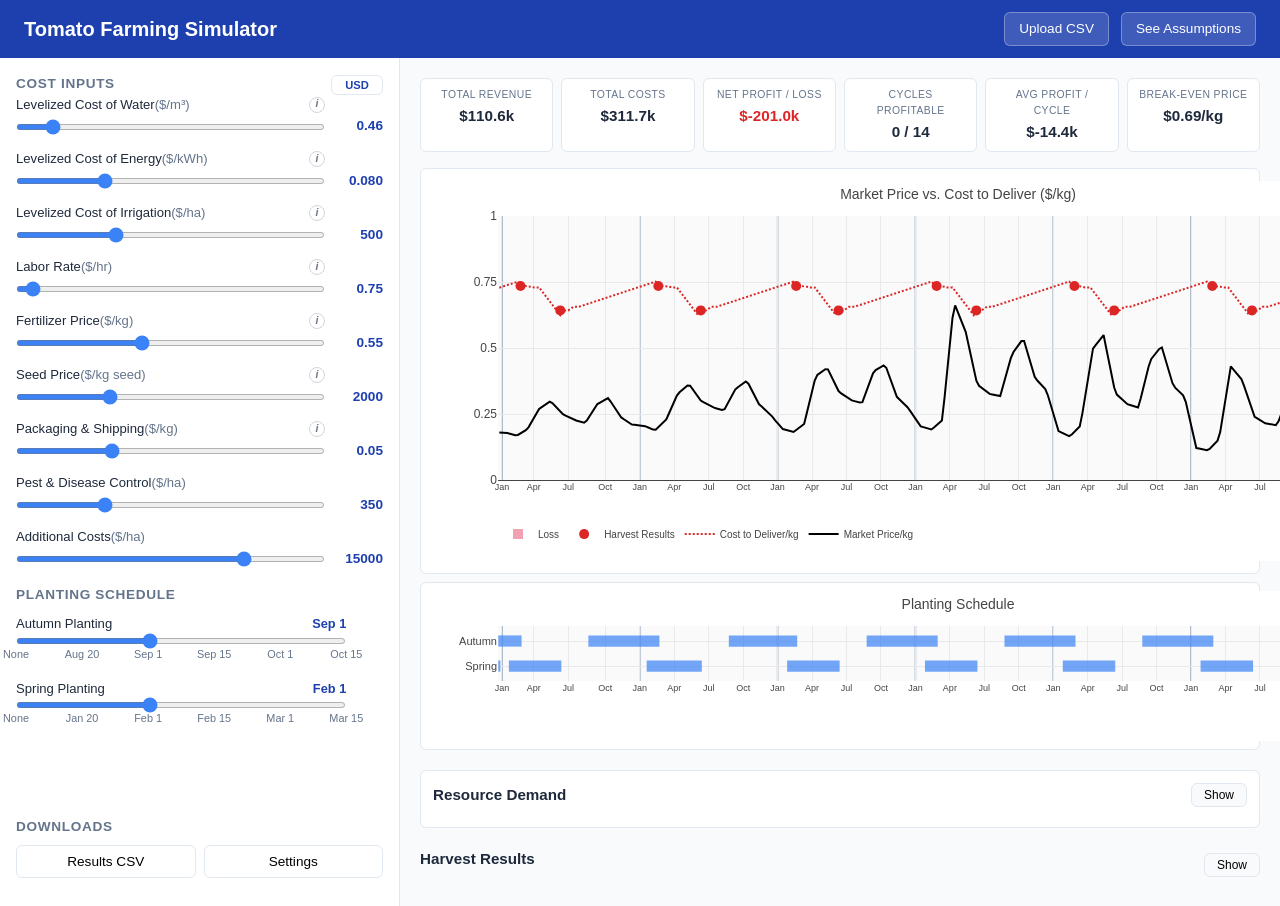
<file: index.html>
<!DOCTYPE html>
<html lang="en">
<head>
  <meta charset="UTF-8">
  <meta name="viewport" content="width=device-width, initial-scale=1.0">
  <title>Tomato Farming Simulator</title>
  <link rel="stylesheet" href="css/style.css?v=37">
  <script src="https://cdn.plot.ly/plotly-2.35.2.min.js" charset="utf-8"></script>
</head>
<body>

  <!-- Header -->
  <header class="app-header">
    <h1>Tomato Farming Simulator</h1>
    <div class="header-controls">
      <div class="csv-upload-group">
        <label class="header-btn" for="csv-upload" data-tooltip="Upload a CSV file with custom tomato price data">Upload CSV</label>
        <input type="file" id="csv-upload" accept=".csv">
      </div>
      <a href="assumptions.html" class="header-btn" data-tooltip="View parameter assumptions and methodology behind the model">See Assumptions</a>
    </div>
  </header>

  <!-- Main layout -->
  <div class="app-layout" id="main-content">

    <!-- Sidebar -->
    <aside class="sidebar">
      <div class="sidebar-content">

      <div class="sidebar-heading-row">
        <h3>Cost Inputs</h3>
        <button id="currency-toggle" class="currency-btn" data-tooltip="Toggle between US Dollars and Egyptian Pounds">USD</button>
      </div>
      <div id="sliders-container"></div>

      <h3>Planting Schedule</h3>
      <div class="planting-slider-group" id="autumn-slider-group"></div>
      <div class="planting-slider-group" id="spring-slider-group"></div>

      <!-- Advanced Settings -->
      <div id="advanced-panel" class="collapsed">
        <button id="advanced-toggle">Show Advanced Settings</button>

        <div class="adv-section">
          <h4>Monthly ET0 (mm/month)</h4>
          <div class="et0-grid" id="et0-inputs"></div>
        </div>

        <div class="adv-section">
          <h4>Kc Stages - Spring</h4>
          <div class="kc-grid">
            <label>Initial Kc</label>
            <input type="number" id="kc-spring-ini-kc" step="0.01" min="0" max="2">
            <input type="number" id="kc-spring-ini-days" step="1" min="1" max="90" placeholder="days">

            <label>Dev Kc start</label>
            <input type="number" id="kc-spring-dev-kc-start" step="0.01" min="0" max="2">
            <input type="number" id="kc-spring-dev-days" step="1" min="1" max="90" placeholder="days">

            <label>Dev Kc end</label>
            <input type="number" id="kc-spring-dev-kc-end" step="0.01" min="0" max="2">
            <span></span>

            <label>Mid Kc</label>
            <input type="number" id="kc-spring-mid-kc" step="0.01" min="0" max="2">
            <input type="number" id="kc-spring-mid-days" step="1" min="1" max="120" placeholder="days">

            <label>Late Kc</label>
            <input type="number" id="kc-spring-late-kc" step="0.01" min="0" max="2">
            <input type="number" id="kc-spring-late-days" step="1" min="1" max="90" placeholder="days">
          </div>
        </div>

        <div class="adv-section">
          <h4>Kc Stages - Autumn</h4>
          <div class="kc-grid">
            <label>Initial Kc</label>
            <input type="number" id="kc-autumn-ini-kc" step="0.01" min="0" max="2">
            <input type="number" id="kc-autumn-ini-days" step="1" min="1" max="90" placeholder="days">

            <label>Dev Kc start</label>
            <input type="number" id="kc-autumn-dev-kc-start" step="0.01" min="0" max="2">
            <input type="number" id="kc-autumn-dev-days" step="1" min="1" max="90" placeholder="days">

            <label>Dev Kc end</label>
            <input type="number" id="kc-autumn-dev-kc-end" step="0.01" min="0" max="2">
            <span></span>

            <label>Mid Kc</label>
            <input type="number" id="kc-autumn-mid-kc" step="0.01" min="0" max="2">
            <input type="number" id="kc-autumn-mid-days" step="1" min="1" max="120" placeholder="days">

            <label>Late Kc</label>
            <input type="number" id="kc-autumn-late-kc" step="0.01" min="0" max="2">
            <input type="number" id="kc-autumn-late-days" step="1" min="1" max="90" placeholder="days">
          </div>
        </div>

        <div class="adv-section">
          <h4>Yields (kg/ha)</h4>
          <div class="agro-grid">
            <div class="agro-field">
              <label>Spring</label>
              <input type="number" id="yield-spring" step="100" min="0">
            </div>
            <div class="agro-field">
              <label>Autumn</label>
              <input type="number" id="yield-autumn" step="100" min="0">
            </div>
          </div>
        </div>

        <div class="adv-section">
          <h4>Agronomic Parameters</h4>
          <div class="agro-grid">
            <div class="agro-field">
              <label>Labor (hrs/ha)</label>
              <input type="number" id="labor-hours" step="10" min="0">
            </div>
            <div class="agro-field">
              <label>Fertilizer (kg/ha)</label>
              <input type="number" id="fert-rate" step="10" min="0">
            </div>
            <div class="agro-field">
              <label>Seed (kg/ha)</label>
              <input type="number" id="seed-rate" step="0.1" min="0">
            </div>
            <div class="agro-field">
              <label>Pumping (kWh/m3)</label>
              <input type="number" id="kwh-m3" step="0.01" min="0">
            </div>
            <div class="agro-field">
              <label>Irrig. efficiency</label>
              <input type="number" id="irrig-eff" step="0.01" min="0.1" max="1.0">
            </div>
          </div>
        </div>
      </div>

      </div>
      <div class="sidebar-footer">
        <h3>Downloads</h3>
        <div class="sidebar-download-row">
          <button class="dl-btn dl-btn-sm" id="dl-results-btn" data-tooltip="Download the harvest results table as a CSV file">Results CSV</button>
          <button class="dl-btn dl-btn-sm" id="dl-settings-btn" data-tooltip="Download all current input settings as a JSON file">Settings</button>
        </div>
      </div>
    </aside>

    <!-- Main content area -->
    <main class="main-area">

      <div id="error-bar"></div>

      <!-- Summary banner -->
      <div class="summary-banner">
        <div class="stat-card">
          <div class="stat-label">Total Revenue</div>
          <div class="stat-value" id="stat-revenue">--</div>
        </div>
        <div class="stat-card">
          <div class="stat-label">Total Costs</div>
          <div class="stat-value" id="stat-costs">--</div>
        </div>
        <div class="stat-card">
          <div class="stat-label">Net Profit / Loss</div>
          <div class="stat-value" id="stat-profit">--</div>
        </div>
        <div class="stat-card">
          <div class="stat-label">Cycles Profitable</div>
          <div class="stat-value" id="stat-cycles">--</div>
        </div>
        <div class="stat-card">
          <div class="stat-label">Avg Profit / Cycle</div>
          <div class="stat-value" id="stat-avg-profit">--</div>
        </div>
        <div class="stat-card">
          <div class="stat-label">Break-Even Price</div>
          <div class="stat-value" id="stat-breakeven">--</div>
        </div>
      </div>

      <!-- Main chart -->
      <div class="chart-container">
        <div id="main-chart"></div>
      </div>

      <!-- Planting timeline -->
      <div class="chart-container chart-timeline">
        <div id="timeline-chart"></div>
      </div>

      <!-- Resource demand charts -->
      <div class="chart-container resource-demand-section collapsed">
        <div class="resource-demand-header">
          <h3>Resource Demand</h3>
          <button id="resource-toggle" class="resource-toggle-btn">Show</button>
        </div>
        <div id="resource-charts">
          <p>Select planting dates to see resource demand.</p>
        </div>
      </div>

      <!-- Results table -->
      <div class="results-section collapsed">
        <div class="results-section-header">
          <h3>Harvest Results</h3>
          <button id="results-toggle" class="resource-toggle-btn">Show</button>
        </div>
        <div class="results-table-wrapper">
          <div id="results-table-container">
            <p>Loading data...</p>
          </div>
        </div>
      </div>

    </main>
  </div>

  <!-- Scripts: data layer first, then model, charts, and finally app controller -->
  <script src="js/data.js?v=37"></script>
  <script src="js/cost-model.js?v=37"></script>
  <script src="js/charts.js?v=37"></script>
  <script src="js/app.js?v=37"></script>

</body>
</html>
</file>
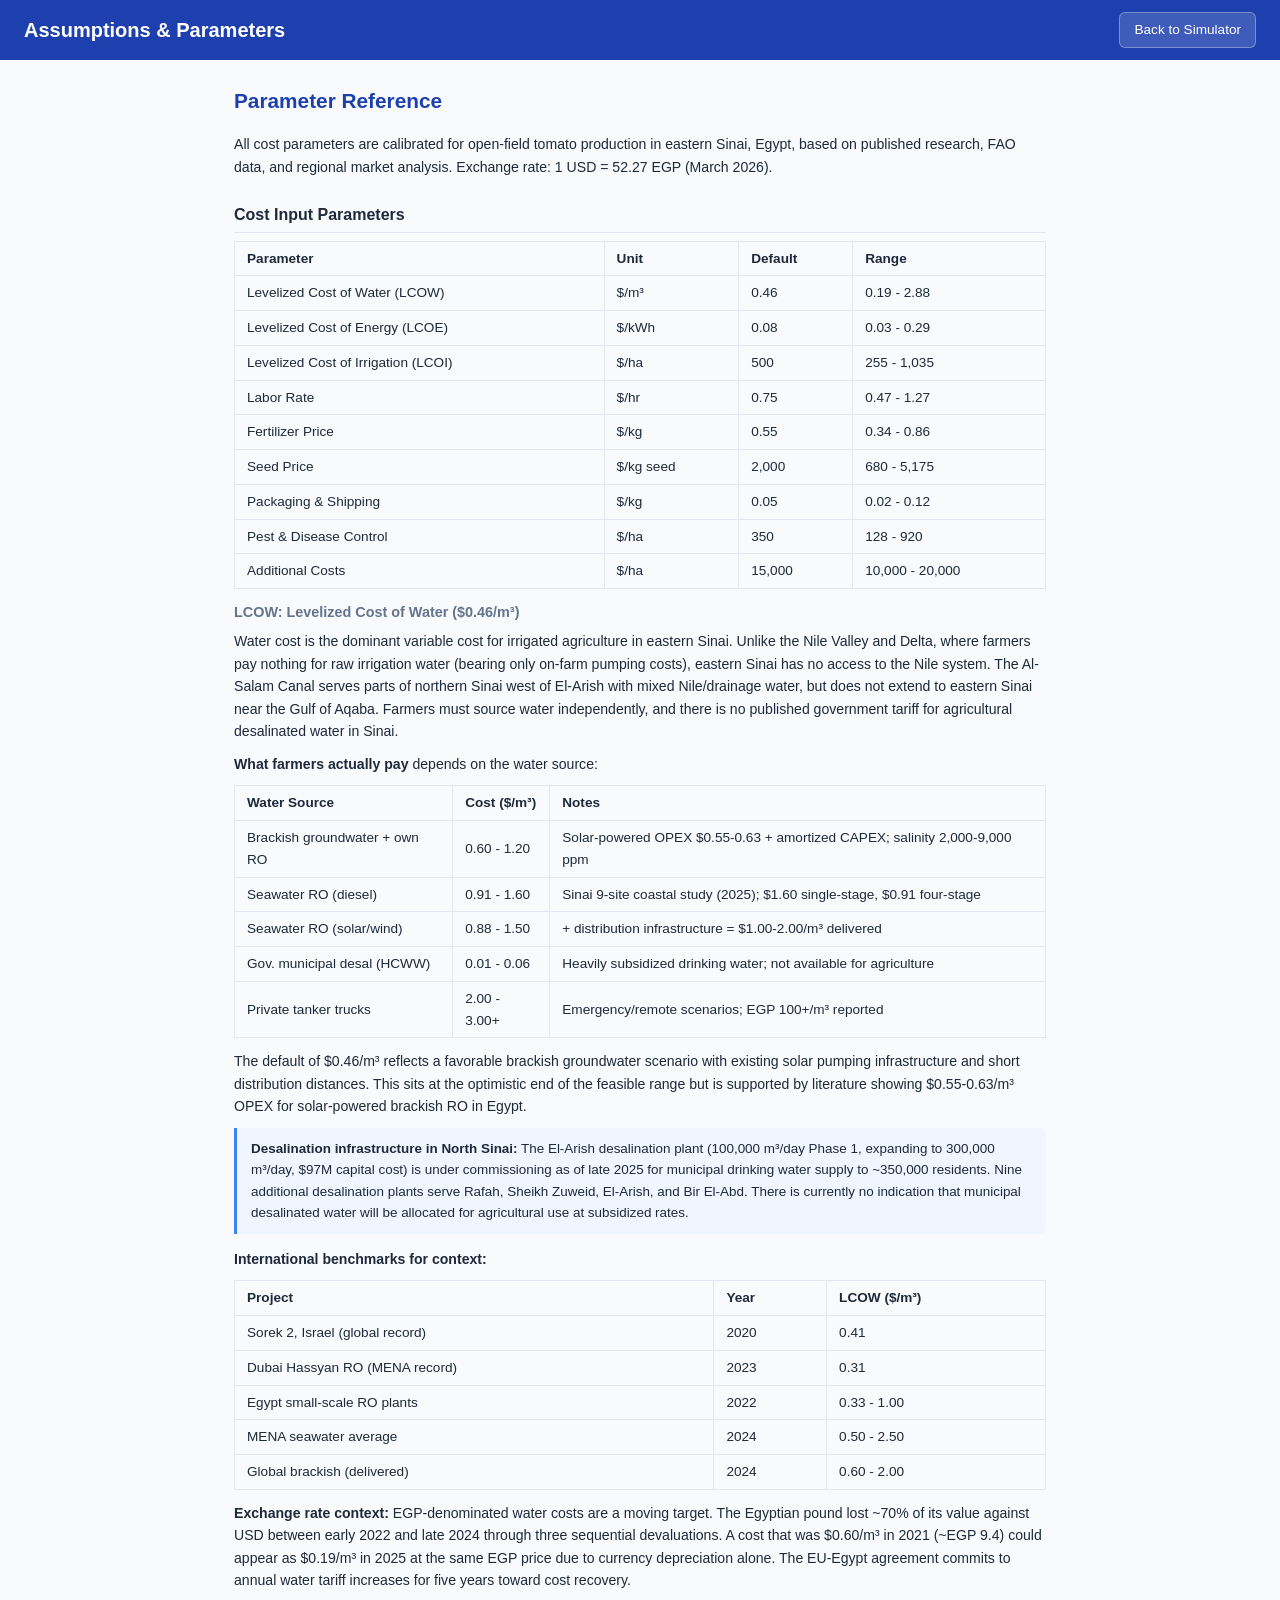
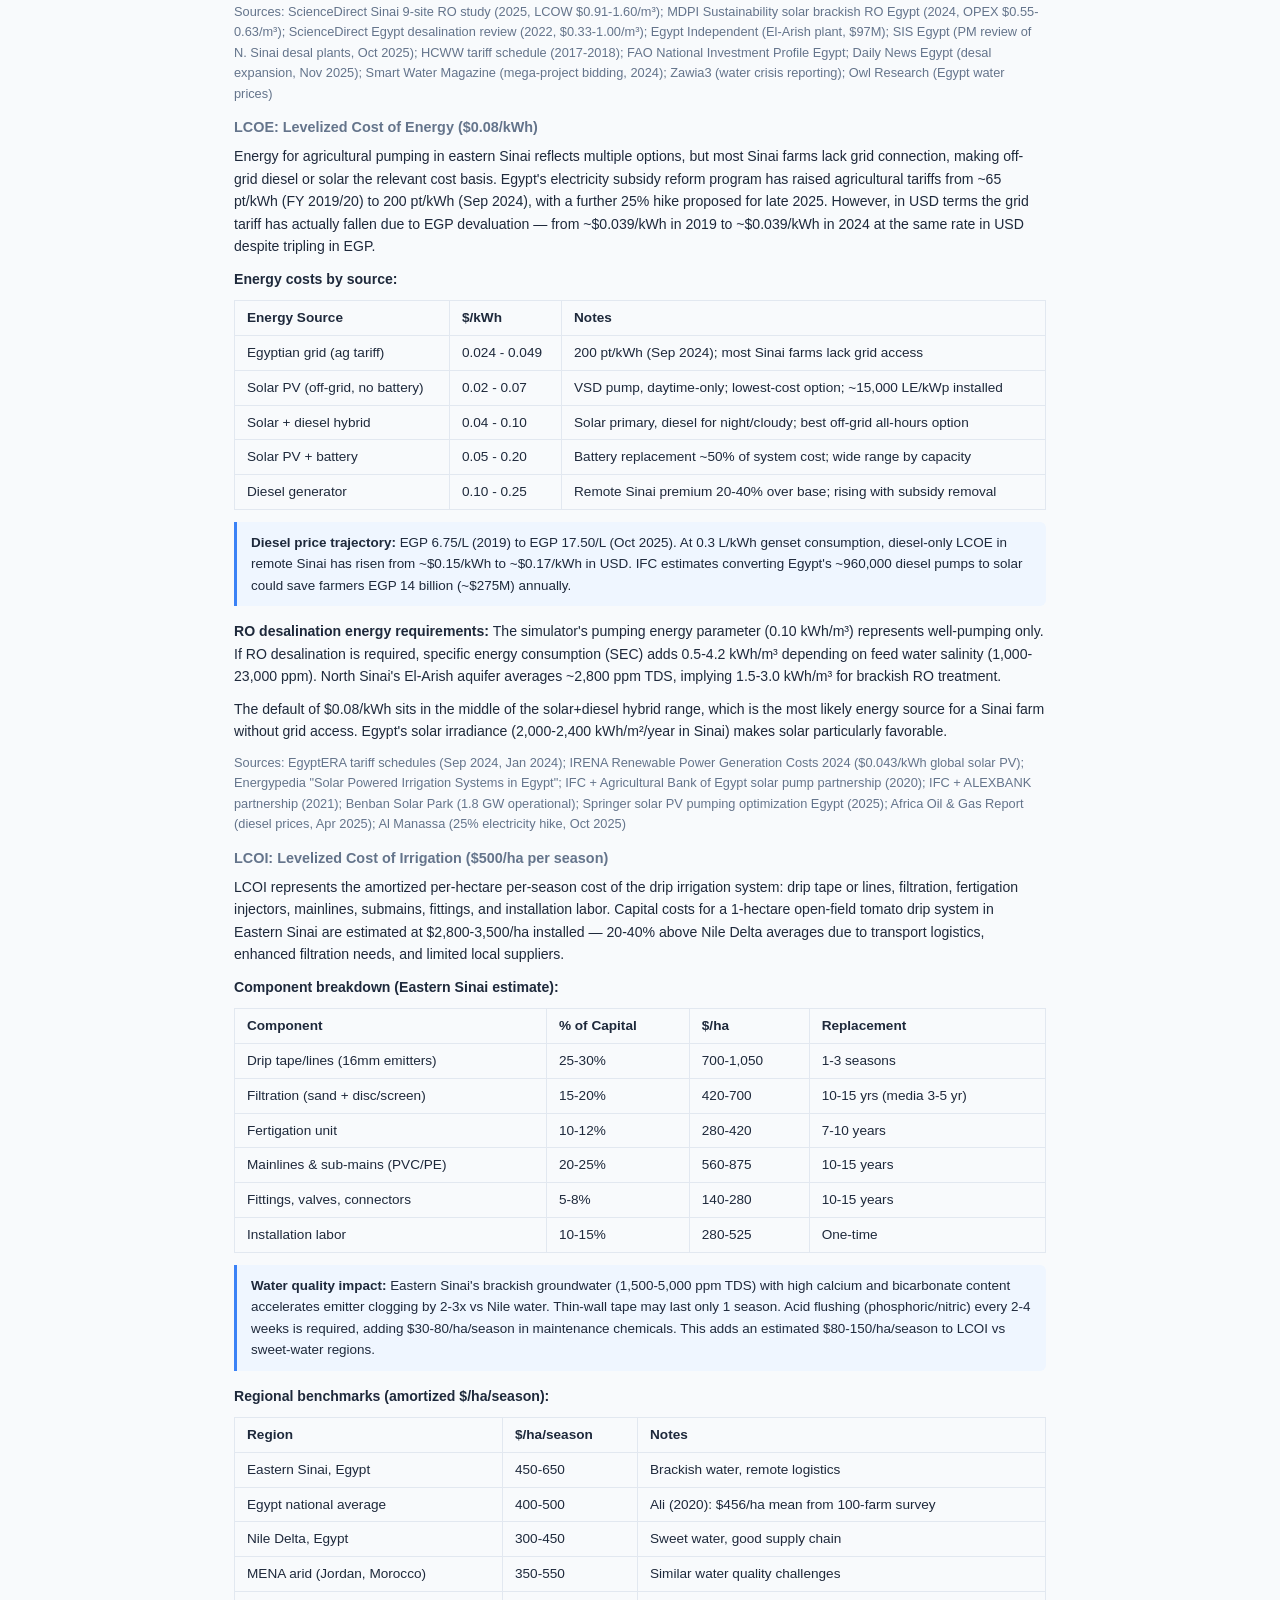
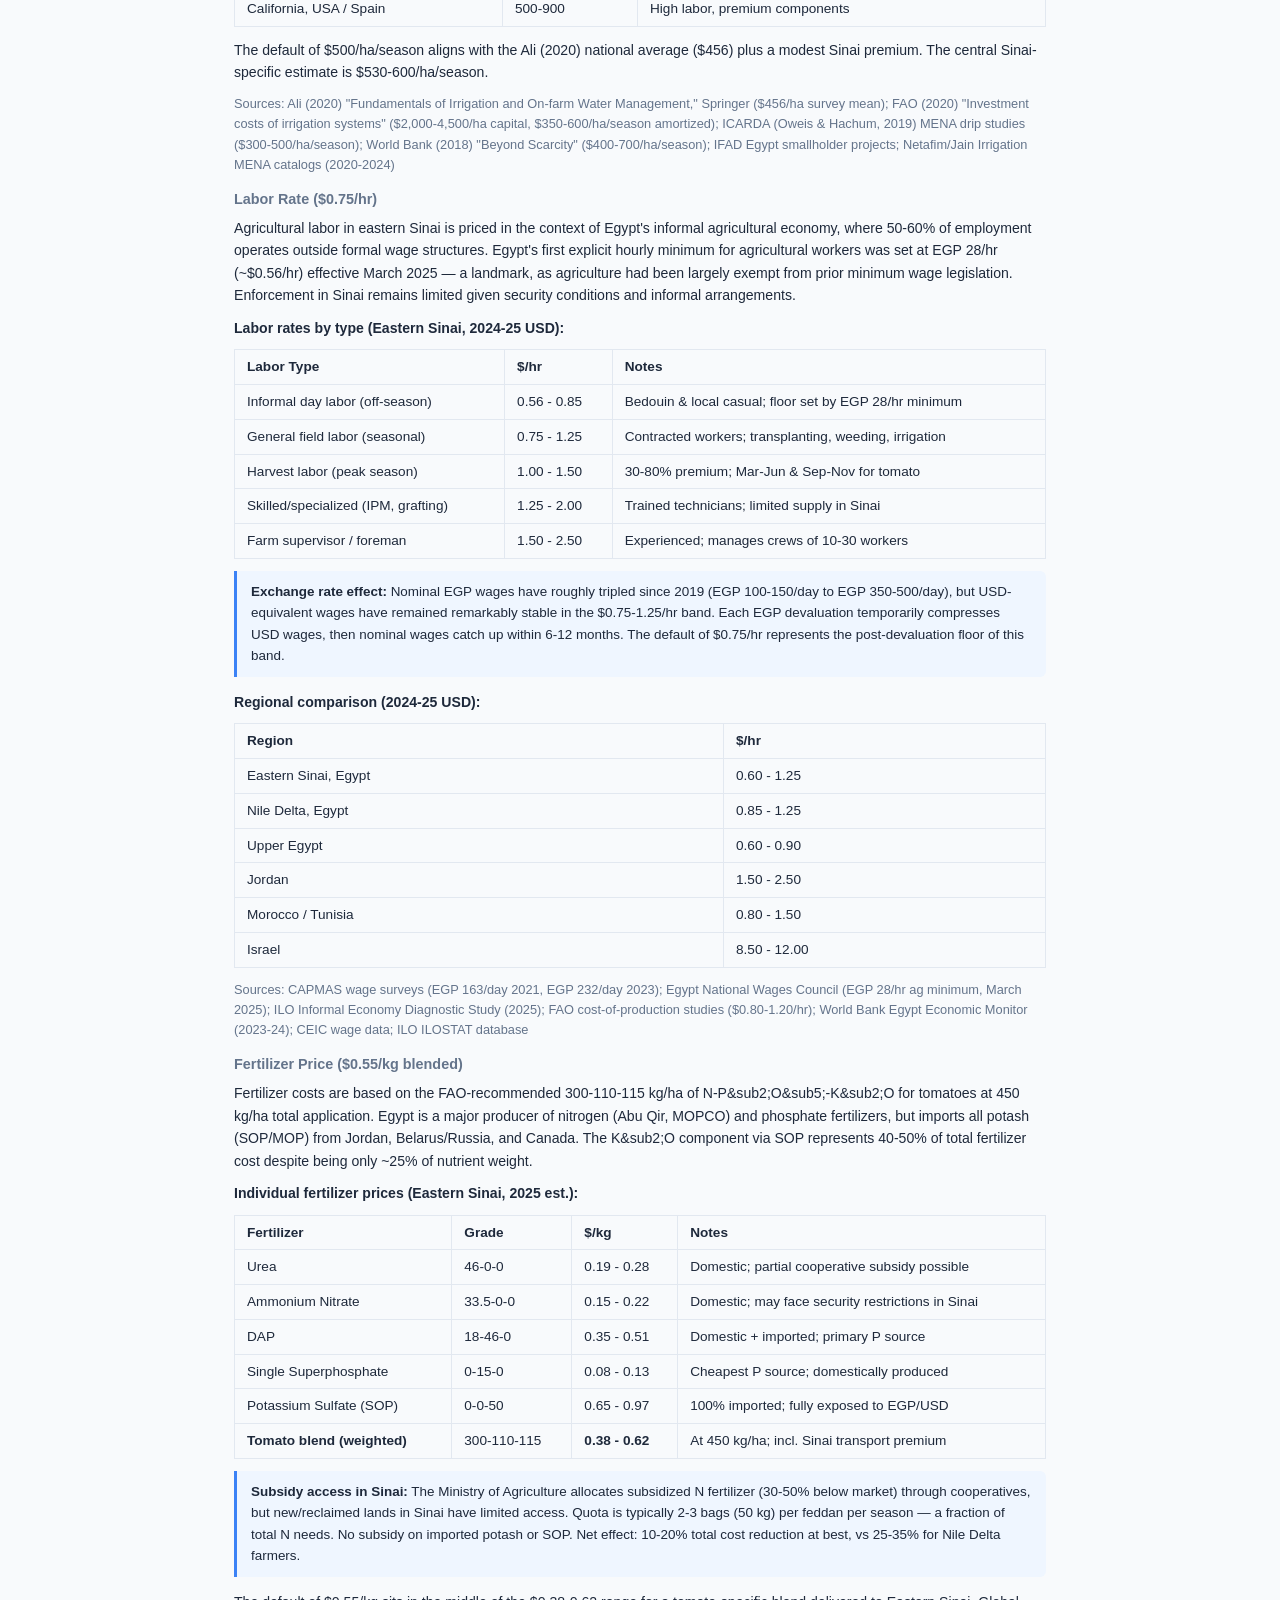
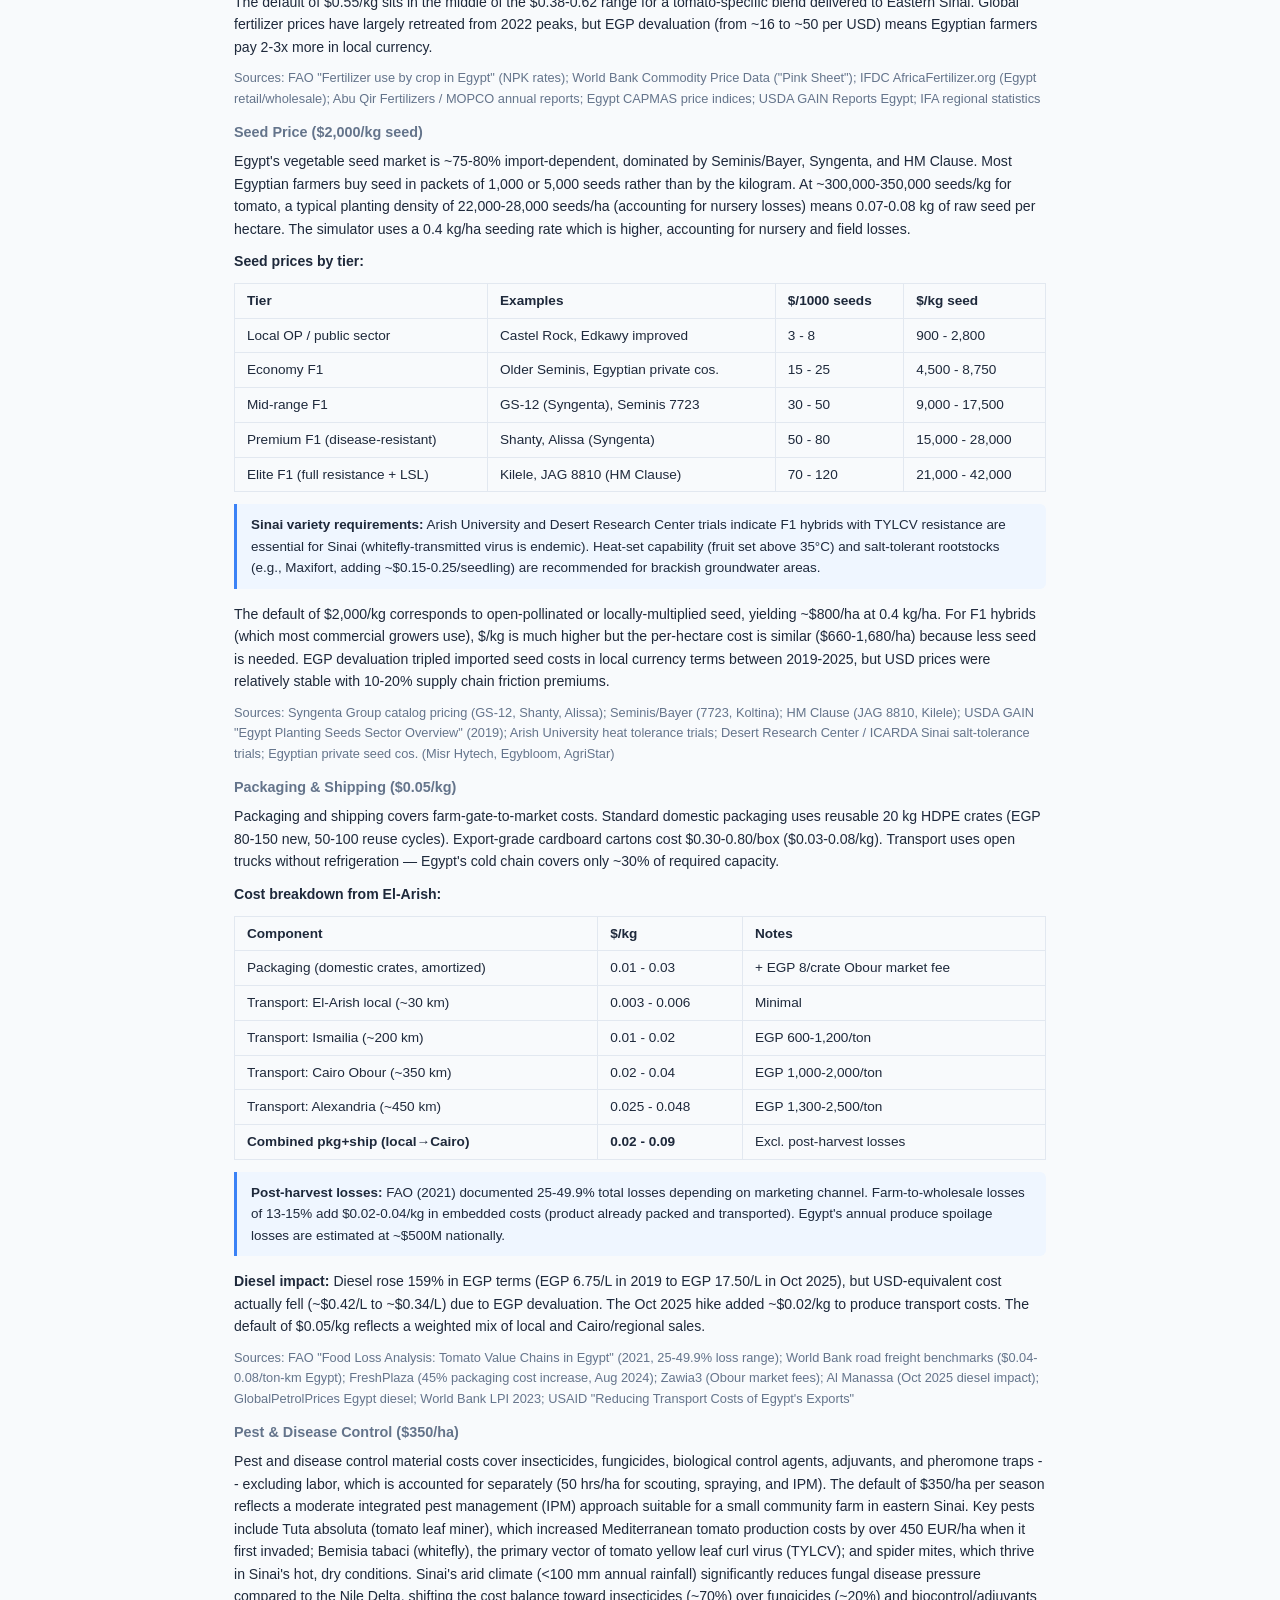
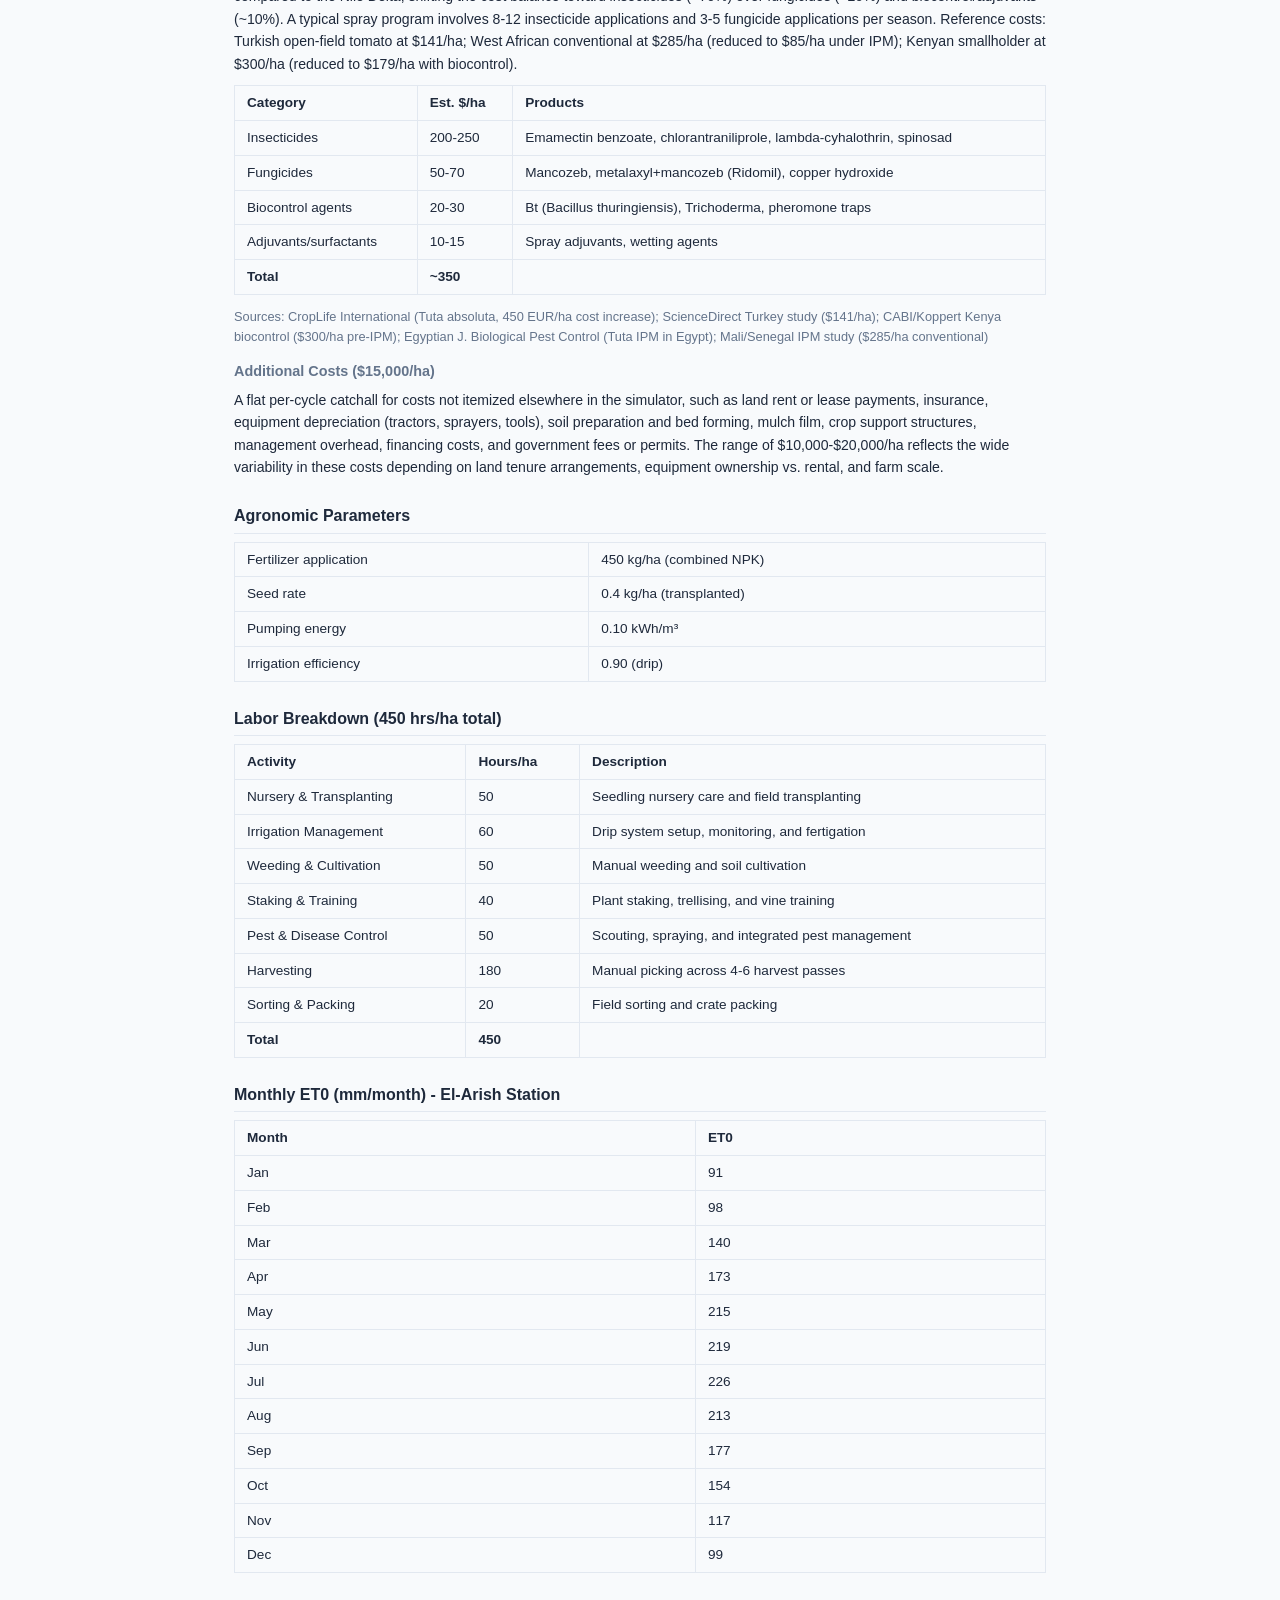
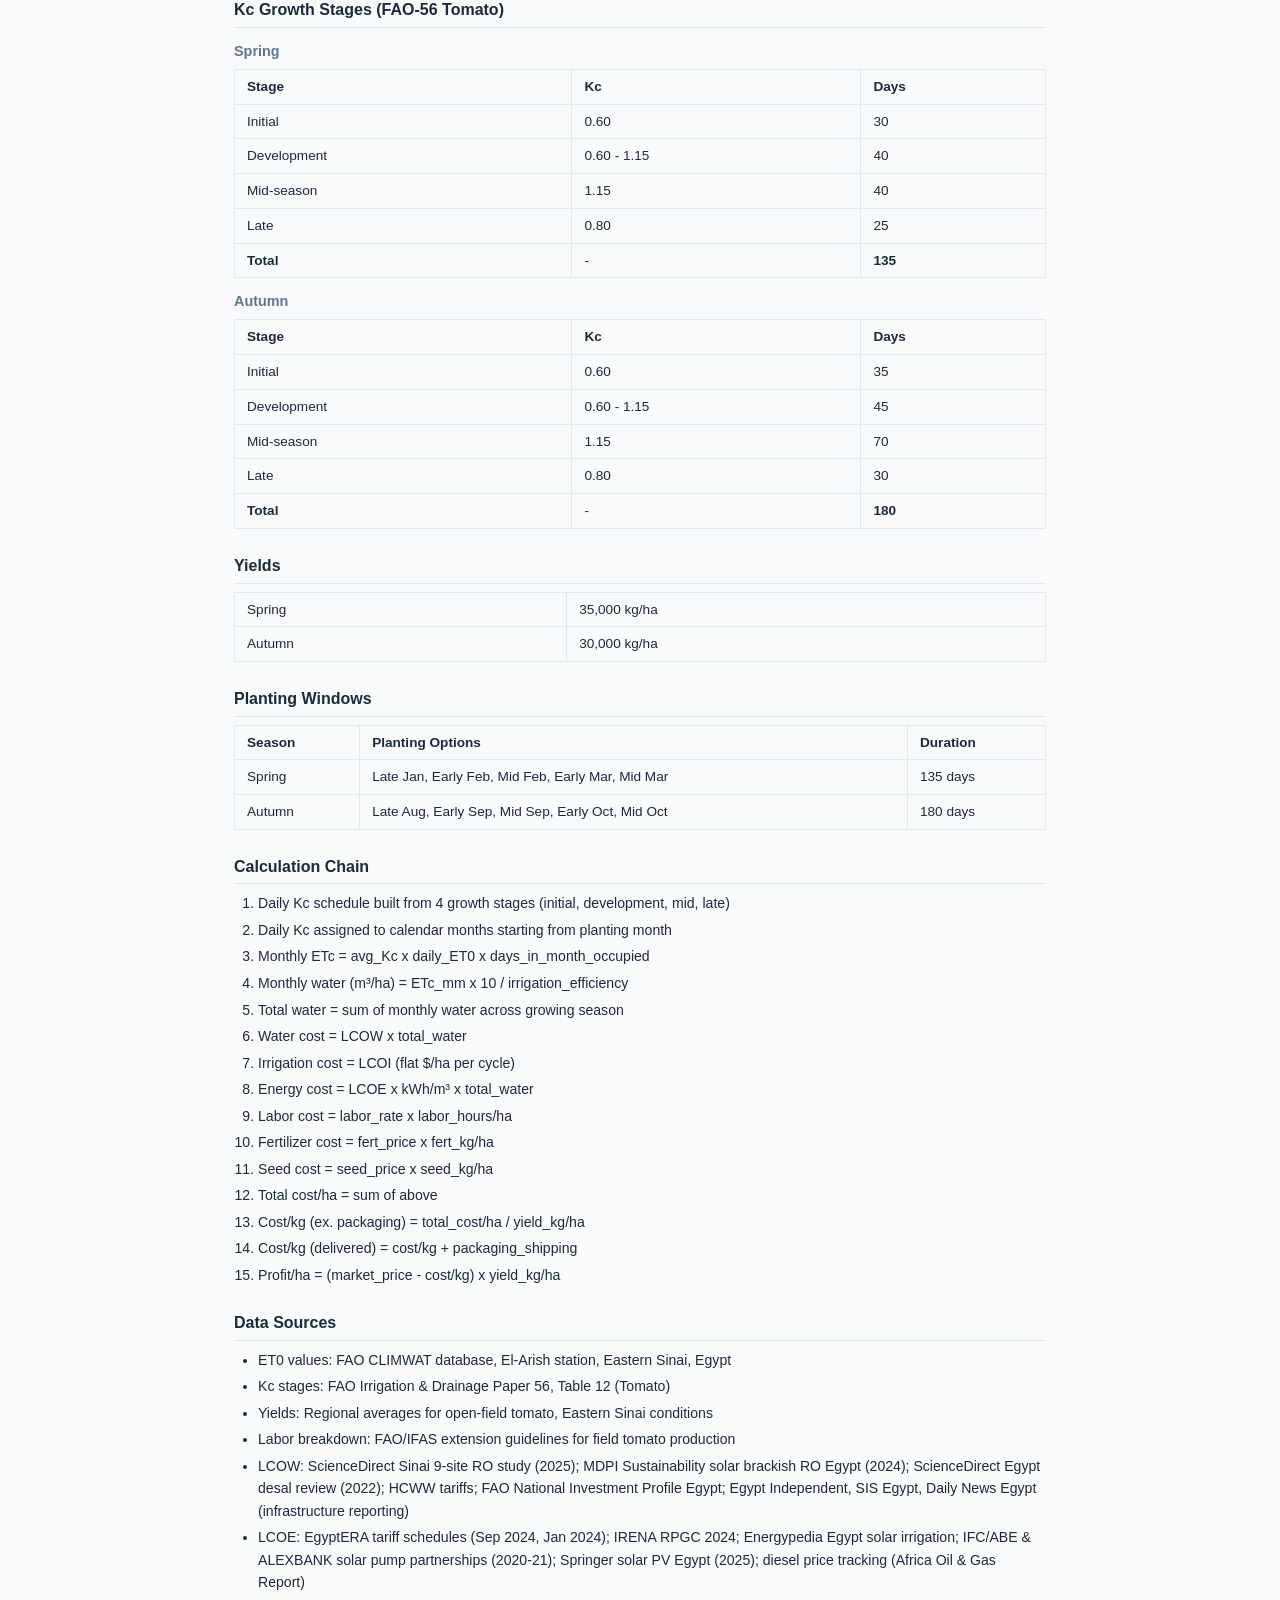
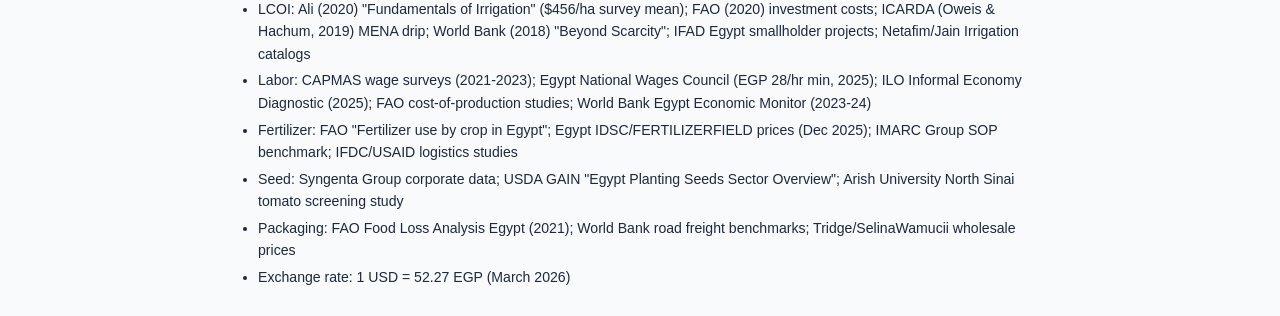
<file: assumptions.html>
<!DOCTYPE html>
<html lang="en">
<head>
  <meta charset="UTF-8">
  <meta name="viewport" content="width=device-width, initial-scale=1.0">
  <title>Assumptions - Tomato Farming Simulator</title>
  <style>
    :root {
      --primary: #1e40af;
      --primary-light: #3b82f6;
      --bg: #f8fafc;
      --surface: #ffffff;
      --border: #e2e8f0;
      --text: #1e293b;
      --text-muted: #64748b;
      --radius: 6px;
    }

    * { box-sizing: border-box; margin: 0; padding: 0; }

    body {
      font-family: -apple-system, BlinkMacSystemFont, "Segoe UI", Roboto, sans-serif;
      background: var(--bg);
      color: var(--text);
      line-height: 1.6;
    }

    .page-header {
      background: var(--primary);
      color: white;
      padding: 12px 24px;
      display: flex;
      align-items: center;
      justify-content: space-between;
      gap: 16px;
    }

    .page-header h1 {
      font-size: 1.25rem;
      font-weight: 600;
    }

    .back-link {
      background: rgba(255,255,255,0.15);
      color: white;
      border: 1px solid rgba(255,255,255,0.3);
      padding: 6px 14px;
      border-radius: var(--radius);
      text-decoration: none;
      font-size: 0.85rem;
      transition: background 0.15s;
    }

    .back-link:hover { background: rgba(255,255,255,0.25); }

    .content {
      max-width: 860px;
      margin: 0 auto;
      padding: 24px;
    }

    h2 {
      font-size: 1.3rem;
      margin-bottom: 16px;
      color: var(--primary);
    }

    h3 {
      font-size: 1rem;
      margin: 24px 0 8px;
      padding-bottom: 4px;
      border-bottom: 1px solid var(--border);
    }

    h4 {
      font-size: 0.9rem;
      color: var(--text-muted);
      margin: 12px 0 6px;
    }

    p {
      font-size: 0.88rem;
      margin-bottom: 10px;
    }

    table {
      width: 100%;
      border-collapse: collapse;
      font-size: 0.85rem;
      margin-bottom: 12px;
    }

    th, td {
      padding: 6px 12px;
      border: 1px solid var(--border);
      text-align: left;
    }

    th {
      background: var(--bg);
      font-weight: 600;
    }

    ol, ul {
      padding-left: 24px;
      font-size: 0.88rem;
    }

    li { margin-bottom: 4px; }

    .note {
      background: #eff6ff;
      border-left: 3px solid var(--primary-light);
      padding: 10px 14px;
      font-size: 0.84rem;
      margin: 8px 0 14px;
      border-radius: 0 var(--radius) var(--radius) 0;
    }

    .sources {
      font-size: 0.8rem;
      color: var(--text-muted);
      margin-top: 4px;
    }
  </style>
</head>
<body>

  <header class="page-header">
    <h1>Assumptions &amp; Parameters</h1>
    <a href="index.html" class="back-link">Back to Simulator</a>
  </header>

  <div class="content">

    <h2>Parameter Reference</h2>
    <p>All cost parameters are calibrated for open-field tomato production in eastern Sinai, Egypt, based on published research, FAO data, and regional market analysis. Exchange rate: 1 USD = 52.27 EGP (March 2026).</p>

    <!-- ===== COST INPUTS ===== -->

    <h3>Cost Input Parameters</h3>
    <table>
      <tr><th>Parameter</th><th>Unit</th><th>Default</th><th>Range</th></tr>
      <tr><td>Levelized Cost of Water (LCOW)</td><td>$/m&sup3;</td><td>0.46</td><td>0.19 - 2.88</td></tr>
      <tr><td>Levelized Cost of Energy (LCOE)</td><td>$/kWh</td><td>0.08</td><td>0.03 - 0.29</td></tr>
      <tr><td>Levelized Cost of Irrigation (LCOI)</td><td>$/ha</td><td>500</td><td>255 - 1,035</td></tr>
      <tr><td>Labor Rate</td><td>$/hr</td><td>0.75</td><td>0.47 - 1.27</td></tr>
      <tr><td>Fertilizer Price</td><td>$/kg</td><td>0.55</td><td>0.34 - 0.86</td></tr>
      <tr><td>Seed Price</td><td>$/kg seed</td><td>2,000</td><td>680 - 5,175</td></tr>
      <tr><td>Packaging &amp; Shipping</td><td>$/kg</td><td>0.05</td><td>0.02 - 0.12</td></tr>
      <tr><td>Pest &amp; Disease Control</td><td>$/ha</td><td>350</td><td>128 - 920</td></tr>
      <tr><td>Additional Costs</td><td>$/ha</td><td>15,000</td><td>10,000 - 20,000</td></tr>
    </table>

    <h4>LCOW: Levelized Cost of Water ($0.46/m&sup3;)</h4>

    <p>Water cost is the dominant variable cost for irrigated agriculture in eastern Sinai. Unlike the Nile Valley and Delta, where farmers pay nothing for raw irrigation water (bearing only on-farm pumping costs), eastern Sinai has no access to the Nile system. The Al-Salam Canal serves parts of northern Sinai west of El-Arish with mixed Nile/drainage water, but does not extend to eastern Sinai near the Gulf of Aqaba. Farmers must source water independently, and there is no published government tariff for agricultural desalinated water in Sinai.</p>

    <p><strong>What farmers actually pay</strong> depends on the water source:</p>

    <table>
      <tr><th>Water Source</th><th>Cost ($/m&sup3;)</th><th>Notes</th></tr>
      <tr><td>Brackish groundwater + own RO</td><td>0.60 - 1.20</td><td>Solar-powered OPEX $0.55-0.63 + amortized CAPEX; salinity 2,000-9,000 ppm</td></tr>
      <tr><td>Seawater RO (diesel)</td><td>0.91 - 1.60</td><td>Sinai 9-site coastal study (2025); $1.60 single-stage, $0.91 four-stage</td></tr>
      <tr><td>Seawater RO (solar/wind)</td><td>0.88 - 1.50</td><td>+ distribution infrastructure = $1.00-2.00/m&sup3; delivered</td></tr>
      <tr><td>Gov. municipal desal (HCWW)</td><td>0.01 - 0.06</td><td>Heavily subsidized drinking water; not available for agriculture</td></tr>
      <tr><td>Private tanker trucks</td><td>2.00 - 3.00+</td><td>Emergency/remote scenarios; EGP 100+/m&sup3; reported</td></tr>
    </table>

    <p>The default of $0.46/m&sup3; reflects a favorable brackish groundwater scenario with existing solar pumping infrastructure and short distribution distances. This sits at the optimistic end of the feasible range but is supported by literature showing $0.55-0.63/m&sup3; OPEX for solar-powered brackish RO in Egypt.</p>

    <div class="note">
      <strong>Desalination infrastructure in North Sinai:</strong> The El-Arish desalination plant (100,000 m&sup3;/day Phase 1, expanding to 300,000 m&sup3;/day, $97M capital cost) is under commissioning as of late 2025 for municipal drinking water supply to ~350,000 residents. Nine additional desalination plants serve Rafah, Sheikh Zuweid, El-Arish, and Bir El-Abd. There is currently no indication that municipal desalinated water will be allocated for agricultural use at subsidized rates.
    </div>

    <p><strong>International benchmarks for context:</strong></p>
    <table>
      <tr><th>Project</th><th>Year</th><th>LCOW ($/m&sup3;)</th></tr>
      <tr><td>Sorek 2, Israel (global record)</td><td>2020</td><td>0.41</td></tr>
      <tr><td>Dubai Hassyan RO (MENA record)</td><td>2023</td><td>0.31</td></tr>
      <tr><td>Egypt small-scale RO plants</td><td>2022</td><td>0.33 - 1.00</td></tr>
      <tr><td>MENA seawater average</td><td>2024</td><td>0.50 - 2.50</td></tr>
      <tr><td>Global brackish (delivered)</td><td>2024</td><td>0.60 - 2.00</td></tr>
    </table>

    <p><strong>Exchange rate context:</strong> EGP-denominated water costs are a moving target. The Egyptian pound lost ~70% of its value against USD between early 2022 and late 2024 through three sequential devaluations. A cost that was $0.60/m&sup3; in 2021 (~EGP 9.4) could appear as $0.19/m&sup3; in 2025 at the same EGP price due to currency depreciation alone. The EU-Egypt agreement commits to annual water tariff increases for five years toward cost recovery.</p>

    <div class="sources">Sources: ScienceDirect Sinai 9-site RO study (2025, LCOW $0.91-1.60/m&sup3;); MDPI Sustainability solar brackish RO Egypt (2024, OPEX $0.55-0.63/m&sup3;); ScienceDirect Egypt desalination review (2022, $0.33-1.00/m&sup3;); Egypt Independent (El-Arish plant, $97M); SIS Egypt (PM review of N. Sinai desal plants, Oct 2025); HCWW tariff schedule (2017-2018); FAO National Investment Profile Egypt; Daily News Egypt (desal expansion, Nov 2025); Smart Water Magazine (mega-project bidding, 2024); Zawia3 (water crisis reporting); Owl Research (Egypt water prices)</div>

    <h4>LCOE: Levelized Cost of Energy ($0.08/kWh)</h4>

    <p>Energy for agricultural pumping in eastern Sinai reflects multiple options, but most Sinai farms lack grid connection, making off-grid diesel or solar the relevant cost basis. Egypt's electricity subsidy reform program has raised agricultural tariffs from ~65 pt/kWh (FY 2019/20) to 200 pt/kWh (Sep 2024), with a further 25% hike proposed for late 2025. However, in USD terms the grid tariff has actually fallen due to EGP devaluation — from ~$0.039/kWh in 2019 to ~$0.039/kWh in 2024 at the same rate in USD despite tripling in EGP.</p>

    <p><strong>Energy costs by source:</strong></p>
    <table>
      <tr><th>Energy Source</th><th>$/kWh</th><th>Notes</th></tr>
      <tr><td>Egyptian grid (ag tariff)</td><td>0.024 - 0.049</td><td>200 pt/kWh (Sep 2024); most Sinai farms lack grid access</td></tr>
      <tr><td>Solar PV (off-grid, no battery)</td><td>0.02 - 0.07</td><td>VSD pump, daytime-only; lowest-cost option; ~15,000 LE/kWp installed</td></tr>
      <tr><td>Solar + diesel hybrid</td><td>0.04 - 0.10</td><td>Solar primary, diesel for night/cloudy; best off-grid all-hours option</td></tr>
      <tr><td>Solar PV + battery</td><td>0.05 - 0.20</td><td>Battery replacement ~50% of system cost; wide range by capacity</td></tr>
      <tr><td>Diesel generator</td><td>0.10 - 0.25</td><td>Remote Sinai premium 20-40% over base; rising with subsidy removal</td></tr>
    </table>

    <div class="note">
      <strong>Diesel price trajectory:</strong> EGP 6.75/L (2019) to EGP 17.50/L (Oct 2025). At 0.3 L/kWh genset consumption, diesel-only LCOE in remote Sinai has risen from ~$0.15/kWh to ~$0.17/kWh in USD. IFC estimates converting Egypt's ~960,000 diesel pumps to solar could save farmers EGP 14 billion (~$275M) annually.
    </div>

    <p><strong>RO desalination energy requirements:</strong> The simulator's pumping energy parameter (0.10 kWh/m&sup3;) represents well-pumping only. If RO desalination is required, specific energy consumption (SEC) adds 0.5-4.2 kWh/m&sup3; depending on feed water salinity (1,000-23,000 ppm). North Sinai's El-Arish aquifer averages ~2,800 ppm TDS, implying 1.5-3.0 kWh/m&sup3; for brackish RO treatment.</p>

    <p>The default of $0.08/kWh sits in the middle of the solar+diesel hybrid range, which is the most likely energy source for a Sinai farm without grid access. Egypt's solar irradiance (2,000-2,400 kWh/m&sup2;/year in Sinai) makes solar particularly favorable.</p>

    <div class="sources">Sources: EgyptERA tariff schedules (Sep 2024, Jan 2024); IRENA Renewable Power Generation Costs 2024 ($0.043/kWh global solar PV); Energypedia "Solar Powered Irrigation Systems in Egypt"; IFC + Agricultural Bank of Egypt solar pump partnership (2020); IFC + ALEXBANK partnership (2021); Benban Solar Park (1.8 GW operational); Springer solar PV pumping optimization Egypt (2025); Africa Oil &amp; Gas Report (diesel prices, Apr 2025); Al Manassa (25% electricity hike, Oct 2025)</div>

    <h4>LCOI: Levelized Cost of Irrigation ($500/ha per season)</h4>

    <p>LCOI represents the amortized per-hectare per-season cost of the drip irrigation system: drip tape or lines, filtration, fertigation injectors, mainlines, submains, fittings, and installation labor. Capital costs for a 1-hectare open-field tomato drip system in Eastern Sinai are estimated at $2,800-3,500/ha installed — 20-40% above Nile Delta averages due to transport logistics, enhanced filtration needs, and limited local suppliers.</p>

    <p><strong>Component breakdown (Eastern Sinai estimate):</strong></p>
    <table>
      <tr><th>Component</th><th>% of Capital</th><th>$/ha</th><th>Replacement</th></tr>
      <tr><td>Drip tape/lines (16mm emitters)</td><td>25-30%</td><td>700-1,050</td><td>1-3 seasons</td></tr>
      <tr><td>Filtration (sand + disc/screen)</td><td>15-20%</td><td>420-700</td><td>10-15 yrs (media 3-5 yr)</td></tr>
      <tr><td>Fertigation unit</td><td>10-12%</td><td>280-420</td><td>7-10 years</td></tr>
      <tr><td>Mainlines &amp; sub-mains (PVC/PE)</td><td>20-25%</td><td>560-875</td><td>10-15 years</td></tr>
      <tr><td>Fittings, valves, connectors</td><td>5-8%</td><td>140-280</td><td>10-15 years</td></tr>
      <tr><td>Installation labor</td><td>10-15%</td><td>280-525</td><td>One-time</td></tr>
    </table>

    <div class="note">
      <strong>Water quality impact:</strong> Eastern Sinai's brackish groundwater (1,500-5,000 ppm TDS) with high calcium and bicarbonate content accelerates emitter clogging by 2-3x vs Nile water. Thin-wall tape may last only 1 season. Acid flushing (phosphoric/nitric) every 2-4 weeks is required, adding $30-80/ha/season in maintenance chemicals. This adds an estimated $80-150/ha/season to LCOI vs sweet-water regions.
    </div>

    <p><strong>Regional benchmarks (amortized $/ha/season):</strong></p>
    <table>
      <tr><th>Region</th><th>$/ha/season</th><th>Notes</th></tr>
      <tr><td>Eastern Sinai, Egypt</td><td>450-650</td><td>Brackish water, remote logistics</td></tr>
      <tr><td>Egypt national average</td><td>400-500</td><td>Ali (2020): $456/ha mean from 100-farm survey</td></tr>
      <tr><td>Nile Delta, Egypt</td><td>300-450</td><td>Sweet water, good supply chain</td></tr>
      <tr><td>MENA arid (Jordan, Morocco)</td><td>350-550</td><td>Similar water quality challenges</td></tr>
      <tr><td>California, USA / Spain</td><td>500-900</td><td>High labor, premium components</td></tr>
    </table>

    <p>The default of $500/ha/season aligns with the Ali (2020) national average ($456) plus a modest Sinai premium. The central Sinai-specific estimate is $530-600/ha/season.</p>

    <div class="sources">Sources: Ali (2020) "Fundamentals of Irrigation and On-farm Water Management," Springer ($456/ha survey mean); FAO (2020) "Investment costs of irrigation systems" ($2,000-4,500/ha capital, $350-600/ha/season amortized); ICARDA (Oweis &amp; Hachum, 2019) MENA drip studies ($300-500/ha/season); World Bank (2018) "Beyond Scarcity" ($400-700/ha/season); IFAD Egypt smallholder projects; Netafim/Jain Irrigation MENA catalogs (2020-2024)</div>

    <h4>Labor Rate ($0.75/hr)</h4>

    <p>Agricultural labor in eastern Sinai is priced in the context of Egypt's informal agricultural economy, where 50-60% of employment operates outside formal wage structures. Egypt's first explicit hourly minimum for agricultural workers was set at EGP 28/hr (~$0.56/hr) effective March 2025 — a landmark, as agriculture had been largely exempt from prior minimum wage legislation. Enforcement in Sinai remains limited given security conditions and informal arrangements.</p>

    <p><strong>Labor rates by type (Eastern Sinai, 2024-25 USD):</strong></p>
    <table>
      <tr><th>Labor Type</th><th>$/hr</th><th>Notes</th></tr>
      <tr><td>Informal day labor (off-season)</td><td>0.56 - 0.85</td><td>Bedouin &amp; local casual; floor set by EGP 28/hr minimum</td></tr>
      <tr><td>General field labor (seasonal)</td><td>0.75 - 1.25</td><td>Contracted workers; transplanting, weeding, irrigation</td></tr>
      <tr><td>Harvest labor (peak season)</td><td>1.00 - 1.50</td><td>30-80% premium; Mar-Jun &amp; Sep-Nov for tomato</td></tr>
      <tr><td>Skilled/specialized (IPM, grafting)</td><td>1.25 - 2.00</td><td>Trained technicians; limited supply in Sinai</td></tr>
      <tr><td>Farm supervisor / foreman</td><td>1.50 - 2.50</td><td>Experienced; manages crews of 10-30 workers</td></tr>
    </table>

    <div class="note">
      <strong>Exchange rate effect:</strong> Nominal EGP wages have roughly tripled since 2019 (EGP 100-150/day to EGP 350-500/day), but USD-equivalent wages have remained remarkably stable in the $0.75-1.25/hr band. Each EGP devaluation temporarily compresses USD wages, then nominal wages catch up within 6-12 months. The default of $0.75/hr represents the post-devaluation floor of this band.
    </div>

    <p><strong>Regional comparison (2024-25 USD):</strong></p>
    <table>
      <tr><th>Region</th><th>$/hr</th></tr>
      <tr><td>Eastern Sinai, Egypt</td><td>0.60 - 1.25</td></tr>
      <tr><td>Nile Delta, Egypt</td><td>0.85 - 1.25</td></tr>
      <tr><td>Upper Egypt</td><td>0.60 - 0.90</td></tr>
      <tr><td>Jordan</td><td>1.50 - 2.50</td></tr>
      <tr><td>Morocco / Tunisia</td><td>0.80 - 1.50</td></tr>
      <tr><td>Israel</td><td>8.50 - 12.00</td></tr>
    </table>

    <div class="sources">Sources: CAPMAS wage surveys (EGP 163/day 2021, EGP 232/day 2023); Egypt National Wages Council (EGP 28/hr ag minimum, March 2025); ILO Informal Economy Diagnostic Study (2025); FAO cost-of-production studies ($0.80-1.20/hr); World Bank Egypt Economic Monitor (2023-24); CEIC wage data; ILO ILOSTAT database</div>

    <h4>Fertilizer Price ($0.55/kg blended)</h4>

    <p>Fertilizer costs are based on the FAO-recommended 300-110-115 kg/ha of N-P&sub2;O&sub5;-K&sub2;O for tomatoes at 450 kg/ha total application. Egypt is a major producer of nitrogen (Abu Qir, MOPCO) and phosphate fertilizers, but imports all potash (SOP/MOP) from Jordan, Belarus/Russia, and Canada. The K&sub2;O component via SOP represents 40-50% of total fertilizer cost despite being only ~25% of nutrient weight.</p>

    <p><strong>Individual fertilizer prices (Eastern Sinai, 2025 est.):</strong></p>
    <table>
      <tr><th>Fertilizer</th><th>Grade</th><th>$/kg</th><th>Notes</th></tr>
      <tr><td>Urea</td><td>46-0-0</td><td>0.19 - 0.28</td><td>Domestic; partial cooperative subsidy possible</td></tr>
      <tr><td>Ammonium Nitrate</td><td>33.5-0-0</td><td>0.15 - 0.22</td><td>Domestic; may face security restrictions in Sinai</td></tr>
      <tr><td>DAP</td><td>18-46-0</td><td>0.35 - 0.51</td><td>Domestic + imported; primary P source</td></tr>
      <tr><td>Single Superphosphate</td><td>0-15-0</td><td>0.08 - 0.13</td><td>Cheapest P source; domestically produced</td></tr>
      <tr><td>Potassium Sulfate (SOP)</td><td>0-0-50</td><td>0.65 - 0.97</td><td>100% imported; fully exposed to EGP/USD</td></tr>
      <tr><td><strong>Tomato blend (weighted)</strong></td><td>300-110-115</td><td><strong>0.38 - 0.62</strong></td><td>At 450 kg/ha; incl. Sinai transport premium</td></tr>
    </table>

    <div class="note">
      <strong>Subsidy access in Sinai:</strong> The Ministry of Agriculture allocates subsidized N fertilizer (30-50% below market) through cooperatives, but new/reclaimed lands in Sinai have limited access. Quota is typically 2-3 bags (50 kg) per feddan per season — a fraction of total N needs. No subsidy on imported potash or SOP. Net effect: 10-20% total cost reduction at best, vs 25-35% for Nile Delta farmers.
    </div>

    <p>The default of $0.55/kg sits in the middle of the $0.38-0.62 range for a tomato-specific blend delivered to Eastern Sinai. Global fertilizer prices have largely retreated from 2022 peaks, but EGP devaluation (from ~16 to ~50 per USD) means Egyptian farmers pay 2-3x more in local currency.</p>

    <div class="sources">Sources: FAO "Fertilizer use by crop in Egypt" (NPK rates); World Bank Commodity Price Data ("Pink Sheet"); IFDC AfricaFertilizer.org (Egypt retail/wholesale); Abu Qir Fertilizers / MOPCO annual reports; Egypt CAPMAS price indices; USDA GAIN Reports Egypt; IFA regional statistics</div>

    <h4>Seed Price ($2,000/kg seed)</h4>

    <p>Egypt's vegetable seed market is ~75-80% import-dependent, dominated by Seminis/Bayer, Syngenta, and HM Clause. Most Egyptian farmers buy seed in packets of 1,000 or 5,000 seeds rather than by the kilogram. At ~300,000-350,000 seeds/kg for tomato, a typical planting density of 22,000-28,000 seeds/ha (accounting for nursery losses) means 0.07-0.08 kg of raw seed per hectare. The simulator uses a 0.4 kg/ha seeding rate which is higher, accounting for nursery and field losses.</p>

    <p><strong>Seed prices by tier:</strong></p>
    <table>
      <tr><th>Tier</th><th>Examples</th><th>$/1000 seeds</th><th>$/kg seed</th></tr>
      <tr><td>Local OP / public sector</td><td>Castel Rock, Edkawy improved</td><td>3 - 8</td><td>900 - 2,800</td></tr>
      <tr><td>Economy F1</td><td>Older Seminis, Egyptian private cos.</td><td>15 - 25</td><td>4,500 - 8,750</td></tr>
      <tr><td>Mid-range F1</td><td>GS-12 (Syngenta), Seminis 7723</td><td>30 - 50</td><td>9,000 - 17,500</td></tr>
      <tr><td>Premium F1 (disease-resistant)</td><td>Shanty, Alissa (Syngenta)</td><td>50 - 80</td><td>15,000 - 28,000</td></tr>
      <tr><td>Elite F1 (full resistance + LSL)</td><td>Kilele, JAG 8810 (HM Clause)</td><td>70 - 120</td><td>21,000 - 42,000</td></tr>
    </table>

    <div class="note">
      <strong>Sinai variety requirements:</strong> Arish University and Desert Research Center trials indicate F1 hybrids with TYLCV resistance are essential for Sinai (whitefly-transmitted virus is endemic). Heat-set capability (fruit set above 35&deg;C) and salt-tolerant rootstocks (e.g., Maxifort, adding ~$0.15-0.25/seedling) are recommended for brackish groundwater areas.
    </div>

    <p>The default of $2,000/kg corresponds to open-pollinated or locally-multiplied seed, yielding ~$800/ha at 0.4 kg/ha. For F1 hybrids (which most commercial growers use), $/kg is much higher but the per-hectare cost is similar ($660-1,680/ha) because less seed is needed. EGP devaluation tripled imported seed costs in local currency terms between 2019-2025, but USD prices were relatively stable with 10-20% supply chain friction premiums.</p>

    <div class="sources">Sources: Syngenta Group catalog pricing (GS-12, Shanty, Alissa); Seminis/Bayer (7723, Koltina); HM Clause (JAG 8810, Kilele); USDA GAIN "Egypt Planting Seeds Sector Overview" (2019); Arish University heat tolerance trials; Desert Research Center / ICARDA Sinai salt-tolerance trials; Egyptian private seed cos. (Misr Hytech, Egybloom, AgriStar)</div>

    <h4>Packaging &amp; Shipping ($0.05/kg)</h4>

    <p>Packaging and shipping covers farm-gate-to-market costs. Standard domestic packaging uses reusable 20 kg HDPE crates (EGP 80-150 new, 50-100 reuse cycles). Export-grade cardboard cartons cost $0.30-0.80/box ($0.03-0.08/kg). Transport uses open trucks without refrigeration — Egypt's cold chain covers only ~30% of required capacity.</p>

    <p><strong>Cost breakdown from El-Arish:</strong></p>
    <table>
      <tr><th>Component</th><th>$/kg</th><th>Notes</th></tr>
      <tr><td>Packaging (domestic crates, amortized)</td><td>0.01 - 0.03</td><td>+ EGP 8/crate Obour market fee</td></tr>
      <tr><td>Transport: El-Arish local (~30 km)</td><td>0.003 - 0.006</td><td>Minimal</td></tr>
      <tr><td>Transport: Ismailia (~200 km)</td><td>0.01 - 0.02</td><td>EGP 600-1,200/ton</td></tr>
      <tr><td>Transport: Cairo Obour (~350 km)</td><td>0.02 - 0.04</td><td>EGP 1,000-2,000/ton</td></tr>
      <tr><td>Transport: Alexandria (~450 km)</td><td>0.025 - 0.048</td><td>EGP 1,300-2,500/ton</td></tr>
      <tr><td><strong>Combined pkg+ship (local&rarr;Cairo)</strong></td><td><strong>0.02 - 0.09</strong></td><td>Excl. post-harvest losses</td></tr>
    </table>

    <div class="note">
      <strong>Post-harvest losses:</strong> FAO (2021) documented 25-49.9% total losses depending on marketing channel. Farm-to-wholesale losses of 13-15% add $0.02-0.04/kg in embedded costs (product already packed and transported). Egypt's annual produce spoilage losses are estimated at ~$500M nationally.
    </div>

    <p><strong>Diesel impact:</strong> Diesel rose 159% in EGP terms (EGP 6.75/L in 2019 to EGP 17.50/L in Oct 2025), but USD-equivalent cost actually fell (~$0.42/L to ~$0.34/L) due to EGP devaluation. The Oct 2025 hike added ~$0.02/kg to produce transport costs. The default of $0.05/kg reflects a weighted mix of local and Cairo/regional sales.</p>

    <div class="sources">Sources: FAO "Food Loss Analysis: Tomato Value Chains in Egypt" (2021, 25-49.9% loss range); World Bank road freight benchmarks ($0.04-0.08/ton-km Egypt); FreshPlaza (45% packaging cost increase, Aug 2024); Zawia3 (Obour market fees); Al Manassa (Oct 2025 diesel impact); GlobalPetrolPrices Egypt diesel; World Bank LPI 2023; USAID "Reducing Transport Costs of Egypt's Exports"</div>

    <h4>Pest &amp; Disease Control ($350/ha)</h4>
    <p>Pest and disease control material costs cover insecticides, fungicides, biological control agents, adjuvants, and pheromone traps -- excluding labor, which is accounted for separately (50 hrs/ha for scouting, spraying, and IPM). The default of $350/ha per season reflects a moderate integrated pest management (IPM) approach suitable for a small community farm in eastern Sinai. Key pests include Tuta absoluta (tomato leaf miner), which increased Mediterranean tomato production costs by over 450 EUR/ha when it first invaded; Bemisia tabaci (whitefly), the primary vector of tomato yellow leaf curl virus (TYLCV); and spider mites, which thrive in Sinai's hot, dry conditions. Sinai's arid climate (&lt;100 mm annual rainfall) significantly reduces fungal disease pressure compared to the Nile Delta, shifting the cost balance toward insecticides (~70%) over fungicides (~20%) and biocontrol/adjuvants (~10%). A typical spray program involves 8-12 insecticide applications and 3-5 fungicide applications per season. Reference costs: Turkish open-field tomato at $141/ha; West African conventional at $285/ha (reduced to $85/ha under IPM); Kenyan smallholder at $300/ha (reduced to $179/ha with biocontrol).</p>
    <table>
      <tr><th>Category</th><th>Est. $/ha</th><th>Products</th></tr>
      <tr><td>Insecticides</td><td>200-250</td><td>Emamectin benzoate, chlorantraniliprole, lambda-cyhalothrin, spinosad</td></tr>
      <tr><td>Fungicides</td><td>50-70</td><td>Mancozeb, metalaxyl+mancozeb (Ridomil), copper hydroxide</td></tr>
      <tr><td>Biocontrol agents</td><td>20-30</td><td>Bt (Bacillus thuringiensis), Trichoderma, pheromone traps</td></tr>
      <tr><td>Adjuvants/surfactants</td><td>10-15</td><td>Spray adjuvants, wetting agents</td></tr>
      <tr><td><strong>Total</strong></td><td><strong>~350</strong></td><td></td></tr>
    </table>
    <div class="sources">Sources: CropLife International (Tuta absoluta, 450 EUR/ha cost increase); ScienceDirect Turkey study ($141/ha); CABI/Koppert Kenya biocontrol ($300/ha pre-IPM); Egyptian J. Biological Pest Control (Tuta IPM in Egypt); Mali/Senegal IPM study ($285/ha conventional)</div>

    <h4>Additional Costs ($15,000/ha)</h4>
    <p>A flat per-cycle catchall for costs not itemized elsewhere in the simulator, such as land rent or lease payments, insurance, equipment depreciation (tractors, sprayers, tools), soil preparation and bed forming, mulch film, crop support structures, management overhead, financing costs, and government fees or permits. The range of $10,000-$20,000/ha reflects the wide variability in these costs depending on land tenure arrangements, equipment ownership vs. rental, and farm scale.</p>

    <!-- ===== AGRONOMIC PARAMETERS ===== -->

    <h3>Agronomic Parameters</h3>
    <table>
      <tr><td>Fertilizer application</td><td>450 kg/ha (combined NPK)</td></tr>
      <tr><td>Seed rate</td><td>0.4 kg/ha (transplanted)</td></tr>
      <tr><td>Pumping energy</td><td>0.10 kWh/m&sup3;</td></tr>
      <tr><td>Irrigation efficiency</td><td>0.90 (drip)</td></tr>
    </table>

    <h3>Labor Breakdown (450 hrs/ha total)</h3>
    <table>
      <tr><th>Activity</th><th>Hours/ha</th><th>Description</th></tr>
      <tr><td>Nursery &amp; Transplanting</td><td>50</td><td>Seedling nursery care and field transplanting</td></tr>
      <tr><td>Irrigation Management</td><td>60</td><td>Drip system setup, monitoring, and fertigation</td></tr>
      <tr><td>Weeding &amp; Cultivation</td><td>50</td><td>Manual weeding and soil cultivation</td></tr>
      <tr><td>Staking &amp; Training</td><td>40</td><td>Plant staking, trellising, and vine training</td></tr>
      <tr><td>Pest &amp; Disease Control</td><td>50</td><td>Scouting, spraying, and integrated pest management</td></tr>
      <tr><td>Harvesting</td><td>180</td><td>Manual picking across 4-6 harvest passes</td></tr>
      <tr><td>Sorting &amp; Packing</td><td>20</td><td>Field sorting and crate packing</td></tr>
      <tr><td><strong>Total</strong></td><td><strong>450</strong></td><td></td></tr>
    </table>

    <!-- ===== CROP MODEL ===== -->

    <h3>Monthly ET0 (mm/month) - El-Arish Station</h3>
    <table>
      <tr><th>Month</th><th>ET0</th></tr>
      <tr><td>Jan</td><td>91</td></tr>
      <tr><td>Feb</td><td>98</td></tr>
      <tr><td>Mar</td><td>140</td></tr>
      <tr><td>Apr</td><td>173</td></tr>
      <tr><td>May</td><td>215</td></tr>
      <tr><td>Jun</td><td>219</td></tr>
      <tr><td>Jul</td><td>226</td></tr>
      <tr><td>Aug</td><td>213</td></tr>
      <tr><td>Sep</td><td>177</td></tr>
      <tr><td>Oct</td><td>154</td></tr>
      <tr><td>Nov</td><td>117</td></tr>
      <tr><td>Dec</td><td>99</td></tr>
    </table>

    <h3>Kc Growth Stages (FAO-56 Tomato)</h3>

    <h4>Spring</h4>
    <table>
      <tr><th>Stage</th><th>Kc</th><th>Days</th></tr>
      <tr><td>Initial</td><td>0.60</td><td>30</td></tr>
      <tr><td>Development</td><td>0.60 - 1.15</td><td>40</td></tr>
      <tr><td>Mid-season</td><td>1.15</td><td>40</td></tr>
      <tr><td>Late</td><td>0.80</td><td>25</td></tr>
      <tr><td><strong>Total</strong></td><td>-</td><td><strong>135</strong></td></tr>
    </table>

    <h4>Autumn</h4>
    <table>
      <tr><th>Stage</th><th>Kc</th><th>Days</th></tr>
      <tr><td>Initial</td><td>0.60</td><td>35</td></tr>
      <tr><td>Development</td><td>0.60 - 1.15</td><td>45</td></tr>
      <tr><td>Mid-season</td><td>1.15</td><td>70</td></tr>
      <tr><td>Late</td><td>0.80</td><td>30</td></tr>
      <tr><td><strong>Total</strong></td><td>-</td><td><strong>180</strong></td></tr>
    </table>

    <h3>Yields</h3>
    <table>
      <tr><td>Spring</td><td>35,000 kg/ha</td></tr>
      <tr><td>Autumn</td><td>30,000 kg/ha</td></tr>
    </table>

    <h3>Planting Windows</h3>
    <table>
      <tr><th>Season</th><th>Planting Options</th><th>Duration</th></tr>
      <tr><td>Spring</td><td>Late Jan, Early Feb, Mid Feb, Early Mar, Mid Mar</td><td>135 days</td></tr>
      <tr><td>Autumn</td><td>Late Aug, Early Sep, Mid Sep, Early Oct, Mid Oct</td><td>180 days</td></tr>
    </table>

    <!-- ===== CALCULATION CHAIN ===== -->

    <h3>Calculation Chain</h3>
    <ol>
      <li>Daily Kc schedule built from 4 growth stages (initial, development, mid, late)</li>
      <li>Daily Kc assigned to calendar months starting from planting month</li>
      <li>Monthly ETc = avg_Kc x daily_ET0 x days_in_month_occupied</li>
      <li>Monthly water (m&sup3;/ha) = ETc_mm x 10 / irrigation_efficiency</li>
      <li>Total water = sum of monthly water across growing season</li>
      <li>Water cost = LCOW x total_water</li>
      <li>Irrigation cost = LCOI (flat $/ha per cycle)</li>
      <li>Energy cost = LCOE x kWh/m&sup3; x total_water</li>
      <li>Labor cost = labor_rate x labor_hours/ha</li>
      <li>Fertilizer cost = fert_price x fert_kg/ha</li>
      <li>Seed cost = seed_price x seed_kg/ha</li>
      <li>Total cost/ha = sum of above</li>
      <li>Cost/kg (ex. packaging) = total_cost/ha / yield_kg/ha</li>
      <li>Cost/kg (delivered) = cost/kg + packaging_shipping</li>
      <li>Profit/ha = (market_price - cost/kg) x yield_kg/ha</li>
    </ol>

    <!-- ===== DATA SOURCES ===== -->

    <h3>Data Sources</h3>
    <ul>
      <li>ET0 values: FAO CLIMWAT database, El-Arish station, Eastern Sinai, Egypt</li>
      <li>Kc stages: FAO Irrigation &amp; Drainage Paper 56, Table 12 (Tomato)</li>
      <li>Yields: Regional averages for open-field tomato, Eastern Sinai conditions</li>
      <li>Labor breakdown: FAO/IFAS extension guidelines for field tomato production</li>
      <li>LCOW: ScienceDirect Sinai 9-site RO study (2025); MDPI Sustainability solar brackish RO Egypt (2024); ScienceDirect Egypt desal review (2022); HCWW tariffs; FAO National Investment Profile Egypt; Egypt Independent, SIS Egypt, Daily News Egypt (infrastructure reporting)</li>
      <li>LCOE: EgyptERA tariff schedules (Sep 2024, Jan 2024); IRENA RPGC 2024; Energypedia Egypt solar irrigation; IFC/ABE &amp; ALEXBANK solar pump partnerships (2020-21); Springer solar PV Egypt (2025); diesel price tracking (Africa Oil &amp; Gas Report)</li>
      <li>LCOI: Ali (2020) "Fundamentals of Irrigation" ($456/ha survey mean); FAO (2020) investment costs; ICARDA (Oweis &amp; Hachum, 2019) MENA drip; World Bank (2018) "Beyond Scarcity"; IFAD Egypt smallholder projects; Netafim/Jain Irrigation catalogs</li>
      <li>Labor: CAPMAS wage surveys (2021-2023); Egypt National Wages Council (EGP 28/hr min, 2025); ILO Informal Economy Diagnostic (2025); FAO cost-of-production studies; World Bank Egypt Economic Monitor (2023-24)</li>
      <li>Fertilizer: FAO "Fertilizer use by crop in Egypt"; Egypt IDSC/FERTILIZERFIELD prices (Dec 2025); IMARC Group SOP benchmark; IFDC/USAID logistics studies</li>
      <li>Seed: Syngenta Group corporate data; USDA GAIN "Egypt Planting Seeds Sector Overview"; Arish University North Sinai tomato screening study</li>
      <li>Packaging: FAO Food Loss Analysis Egypt (2021); World Bank road freight benchmarks; Tridge/SelinaWamucii wholesale prices</li>
      <li>Exchange rate: 1 USD = 52.27 EGP (March 2026)</li>
    </ul>

  </div>

</body>
</html>
</file>
<file: css/style.css>
/* Tomato Farming Simulator - Stylesheet */

:root {
  --primary: #1e40af;
  --primary-light: #3b82f6;
  --success: #16a34a;
  --danger: #dc2626;
  --warning: #f59e0b;
  --bg: #f8fafc;
  --surface: #ffffff;
  --border: #e2e8f0;
  --text: #1e293b;
  --text-muted: #64748b;
  --sidebar-width: 400px;
  --radius: 6px;
}

* { box-sizing: border-box; margin: 0; padding: 0; }

body {
  font-family: -apple-system, BlinkMacSystemFont, "Segoe UI", Roboto, sans-serif;
  background: var(--bg);
  color: var(--text);
  line-height: 1.5;
}

/* --- Header --- */

.app-header {
  background: var(--primary);
  color: white;
  padding: 12px 24px;
  display: flex;
  align-items: center;
  justify-content: space-between;
  gap: 16px;
  flex-wrap: wrap;
}

.app-header h1 {
  font-size: 1.25rem;
  font-weight: 600;
  white-space: nowrap;
}

.header-controls {
  display: flex;
  align-items: center;
  gap: 12px;
  flex-wrap: wrap;
}

.header-btn {
  background: rgba(255,255,255,0.15);
  color: white;
  border: 1px solid rgba(255,255,255,0.3);
  padding: 6px 14px;
  border-radius: var(--radius);
  cursor: pointer;
  font-size: 0.85rem;
  transition: background 0.15s;
  text-decoration: none;
}

.header-btn:hover { background: rgba(255,255,255,0.25); }

#currency-toggle {
  background: white;
  color: var(--primary);
  font-weight: 700;
  min-width: 52px;
  text-align: center;
}

#currency-toggle.egp { background: var(--warning); color: #000; }

.csv-upload-group {
  display: flex;
  align-items: center;
  gap: 8px;
}

.csv-upload-group label {
  cursor: pointer;
}

#csv-upload { display: none; }

/* --- Layout --- */

.app-layout {
  display: flex;
  min-height: calc(100vh - 52px);
}

/* --- Sidebar --- */

.sidebar {
  width: var(--sidebar-width);
  min-width: var(--sidebar-width);
  background: var(--surface);
  border-right: 1px solid var(--border);
  padding: 16px;
  overflow-y: auto;
  max-height: calc(100vh - 52px);
  display: flex;
  flex-direction: column;
}

.sidebar-content {
  flex: 1;
}

.sidebar-footer {
  padding-top: 12px;
  margin-top: 12px;
}

.sidebar h3 {
  font-size: 0.85rem;
  text-transform: uppercase;
  letter-spacing: 0.05em;
  color: var(--text-muted);
  margin: 16px 0 8px;
}

.sidebar h3:first-child { margin-top: 0; }

.sidebar-heading-row {
  display: flex;
  align-items: center;
  justify-content: space-between;
}

.sidebar-heading-row h3 { margin: 0; }

.currency-btn {
  padding: 3px 10px;
  font-size: 0.7rem;
  font-weight: 700;
  border: 1px solid var(--border);
  border-radius: var(--radius);
  background: white;
  color: var(--primary);
  cursor: pointer;
  min-width: 38px;
  text-align: center;
  transition: background 0.15s;
}

.currency-btn:hover { background: var(--bg); }
.currency-btn.egp { background: var(--warning); color: #000; border-color: var(--warning); }

.sidebar-download-row {
  display: flex;
  gap: 8px;
  margin-bottom: 12px;
}

.dl-btn-sm {
  flex: 1;
  padding: 5px 8px;
  font-size: 0.75rem;
}

/* --- Planting date sliders --- */

.planting-slider-group {
  margin-bottom: 14px;
  max-width: 90%;
}

.planting-slider-group label {
  display: block;
  font-size: 0.82rem;
  font-weight: 500;
  margin-bottom: 4px;
}

.planting-tick-labels {
  position: relative;
  height: 1.2em;
  margin-top: 2px;
  pointer-events: none;
}

.planting-tick-labels span {
  position: absolute;
  font-size: 0.68rem;
  color: var(--text-muted);
  white-space: nowrap;
  transform: translateX(-50%);
}

.planting-current-label {
  font-size: 0.8rem;
  font-weight: 600;
  color: var(--primary);
  float: right;
}

/* --- Slider info popup --- */

.slider-info-btn {
  display: inline-flex;
  align-items: center;
  justify-content: center;
  width: 16px;
  height: 16px;
  border-radius: 50%;
  background: white;
  color: #6b7280;
  font-size: 0.65rem;
  font-weight: 700;
  font-style: italic;
  cursor: pointer;
  border: 1px solid #d1d5db;
  vertical-align: middle;
  line-height: 1;
  flex-shrink: 0;
  margin-right: 58px;
}

.slider-info-popup {
  position: fixed;
  z-index: 10000;
  background: var(--surface);
  border: 1px solid var(--border);
  border-radius: var(--radius);
  padding: 14px 16px;
  max-width: 360px;
  box-shadow: 0 8px 24px rgba(0,0,0,0.15);
  display: none;
}

.slider-info-popup.visible {
  display: block;
}

.slider-info-popup-close {
  position: absolute;
  top: 6px;
  right: 10px;
  background: none;
  border: none;
  font-size: 1.1rem;
  cursor: pointer;
  color: var(--text-muted);
  line-height: 1;
}

/* --- Cost sliders --- */

.slider-group {
  margin-bottom: 12px;
}

.slider-group label {
  display: block;
  font-size: 0.82rem;
  font-weight: 500;
  margin-bottom: 2px;
}

.slider-unit {
  color: var(--text-muted);
  font-weight: 400;
}

.slider-row {
  display: flex;
  align-items: center;
  gap: 10px;
}

.slider-row input[type="range"] {
  flex: 1;
  height: 6px;
  accent-color: var(--primary-light);
  cursor: pointer;
}

.slider-value {
  min-width: 48px;
  text-align: right;
  font-size: 0.85rem;
  font-weight: 600;
  font-variant-numeric: tabular-nums;
  color: var(--primary);
}

/* --- Planting dropdowns --- */

.planting-group {
  margin-bottom: 10px;
}

.planting-group label {
  display: block;
  font-size: 0.82rem;
  font-weight: 500;
  margin-bottom: 2px;
}

.planting-group select {
  width: 100%;
  padding: 6px 8px;
  border: 1px solid var(--border);
  border-radius: var(--radius);
  font-size: 0.85rem;
  background: white;
}

/* --- Main content area --- */

.main-area {
  flex: 1;
  padding: 20px;
  overflow-y: auto;
  max-height: calc(100vh - 52px);
}

/* --- Error bar --- */

#error-bar {
  display: none;
  background: #fef2f2;
  color: var(--danger);
  border: 1px solid #fca5a5;
  border-radius: var(--radius);
  padding: 10px 16px;
  margin-bottom: 16px;
  font-size: 0.85rem;
}

/* --- Summary banner --- */

.summary-banner {
  display: grid;
  grid-template-columns: repeat(auto-fit, minmax(120px, 1fr));
  gap: 8px;
  margin-bottom: 16px;
}

.stat-card {
  background: var(--surface);
  border: 1px solid var(--border);
  border-radius: var(--radius);
  padding: 8px 10px;
  text-align: center;
}

.stat-label {
  font-size: 0.65rem;
  text-transform: uppercase;
  letter-spacing: 0.04em;
  color: var(--text-muted);
  margin-bottom: 2px;
}

.stat-value {
  font-size: 0.95rem;
  font-weight: 700;
  font-variant-numeric: tabular-nums;
}

.profit-positive { color: var(--success); }
.profit-negative { color: var(--danger); }

/* --- Charts --- */

.chart-container {
  background: var(--surface);
  border: 1px solid var(--border);
  border-radius: var(--radius);
  padding: 12px;
  margin-bottom: 20px;
}

.chart-timeline {
  padding: 8px 12px;
  margin-top: -12px;
}

/* --- Resource demand section --- */

.resource-demand-header {
  display: flex;
  align-items: center;
  justify-content: space-between;
  margin-bottom: 8px;
}

.resource-demand-header h3 {
  font-size: 0.95rem;
  margin: 0;
}

.resource-toggle-btn {
  padding: 4px 12px;
  font-size: 0.75rem;
  border: 1px solid var(--border);
  border-radius: var(--radius);
  background: var(--bg);
  cursor: pointer;
}

.resource-demand-section.collapsed #resource-charts {
  display: none;
}

.results-section-header {
  display: flex;
  align-items: center;
  justify-content: space-between;
  margin-bottom: 8px;
}

.results-section-header h3 {
  margin: 0;
}

.results-section.collapsed .results-table-wrapper {
  display: none;
}

/* --- Results table --- */

.results-section {
  margin-bottom: 20px;
}

.results-section h3 {
  font-size: 0.95rem;
  margin-bottom: 10px;
}

.results-table {
  width: 100%;
  border-collapse: collapse;
  font-size: 0.8rem;
  background: var(--surface);
  border: 1px solid var(--border);
  border-radius: var(--radius);
  overflow: hidden;
}

.results-table th {
  background: var(--bg);
  font-weight: 600;
  text-align: center;
  padding: 8px 10px;
  border-bottom: 2px solid var(--border);
  white-space: nowrap;
}

.results-table td {
  padding: 6px 10px;
  border-bottom: 1px solid var(--border);
  text-align: center;
  white-space: nowrap;
}

.results-table .row-label {
  text-align: left;
  font-weight: 500;
  background: #f9fafb;
  position: sticky;
  left: 0;
}

.results-table .total-col {
  font-weight: 700;
  background: #eff6ff;
}

.results-table .spacer-row td {
  padding: 4px;
  border-bottom: none;
  background: transparent;
}

.results-table-wrapper {
  overflow-x: auto;
}

/* --- Download buttons --- */

.download-row {
  display: flex;
  gap: 10px;
  margin-bottom: 20px;
}

.dl-btn {
  padding: 8px 18px;
  font-size: 0.85rem;
  border: 1px solid var(--border);
  border-radius: var(--radius);
  background: var(--surface);
  cursor: pointer;
  transition: all 0.15s;
}

.dl-btn:hover {
  background: var(--primary);
  color: white;
  border-color: var(--primary);
}

/* --- Advanced settings --- */

#advanced-panel {
  margin-top: 12px;
  padding-top: 12px;
}

#advanced-panel.collapsed > *:not(#advanced-toggle-wrapper) {
  display: none;
}

#advanced-panel.collapsed .adv-section { display: none; }

#advanced-toggle {
  width: 100%;
  padding: 8px;
  font-size: 0.8rem;
  border: 1px solid var(--border);
  border-radius: var(--radius);
  background: var(--bg);
  cursor: pointer;
  margin-bottom: 10px;
}

.adv-section {
  margin-bottom: 14px;
}

.adv-section h4 {
  font-size: 0.8rem;
  color: var(--text-muted);
  margin-bottom: 6px;
}

.et0-grid {
  display: grid;
  grid-template-columns: repeat(4, 1fr);
  gap: 4px;
}

.et0-input-group {
  display: flex;
  flex-direction: column;
  align-items: center;
}

.et0-input-group label {
  font-size: 0.7rem;
  color: var(--text-muted);
}

.et0-input-group input {
  width: 56px;
  padding: 3px 4px;
  font-size: 0.8rem;
  border: 1px solid var(--border);
  border-radius: 3px;
  text-align: center;
}

.kc-grid {
  display: grid;
  grid-template-columns: auto 1fr 1fr;
  gap: 4px 8px;
  align-items: center;
  font-size: 0.78rem;
}

.kc-grid label {
  font-size: 0.75rem;
  color: var(--text-muted);
}

.kc-grid input {
  width: 100%;
  padding: 3px 4px;
  font-size: 0.78rem;
  border: 1px solid var(--border);
  border-radius: 3px;
  text-align: center;
}

.agro-grid {
  display: grid;
  grid-template-columns: 1fr 1fr;
  gap: 6px;
}

.agro-field {
  display: flex;
  flex-direction: column;
}

.agro-field label {
  font-size: 0.72rem;
  color: var(--text-muted);
}

.agro-field input {
  padding: 4px 6px;
  font-size: 0.8rem;
  border: 1px solid var(--border);
  border-radius: 3px;
}

/* --- Tooltips --- */

.app-tooltip {
  position: fixed;
  z-index: 10000;
  background: var(--text);
  color: #fff;
  font-size: 0.9rem;
  font-weight: 400;
  line-height: 1.4;
  padding: 10px 14px;
  border-radius: var(--radius);
  max-width: 260px;
  text-align: center;
  pointer-events: none;
  opacity: 0;
  transition: opacity 0.2s ease;
  box-shadow: 0 4px 12px rgba(0,0,0,0.2);
}

.app-tooltip.visible {
  opacity: 1;
}

/* --- Responsive --- */

@media (max-width: 900px) {
  .app-layout {
    flex-direction: column;
  }

  .sidebar {
    width: 100%;
    min-width: 100%;
    max-height: none;
    border-right: none;
    border-bottom: 1px solid var(--border);
  }

  .main-area {
    max-height: none;
  }

  .summary-banner {
    grid-template-columns: repeat(3, 1fr);
  }
}

@media (max-width: 600px) {
  .summary-banner {
    grid-template-columns: repeat(2, 1fr);
  }

  .app-header {
    padding: 10px 12px;
  }

  .app-header h1 {
    font-size: 1rem;
  }
}
</file>
